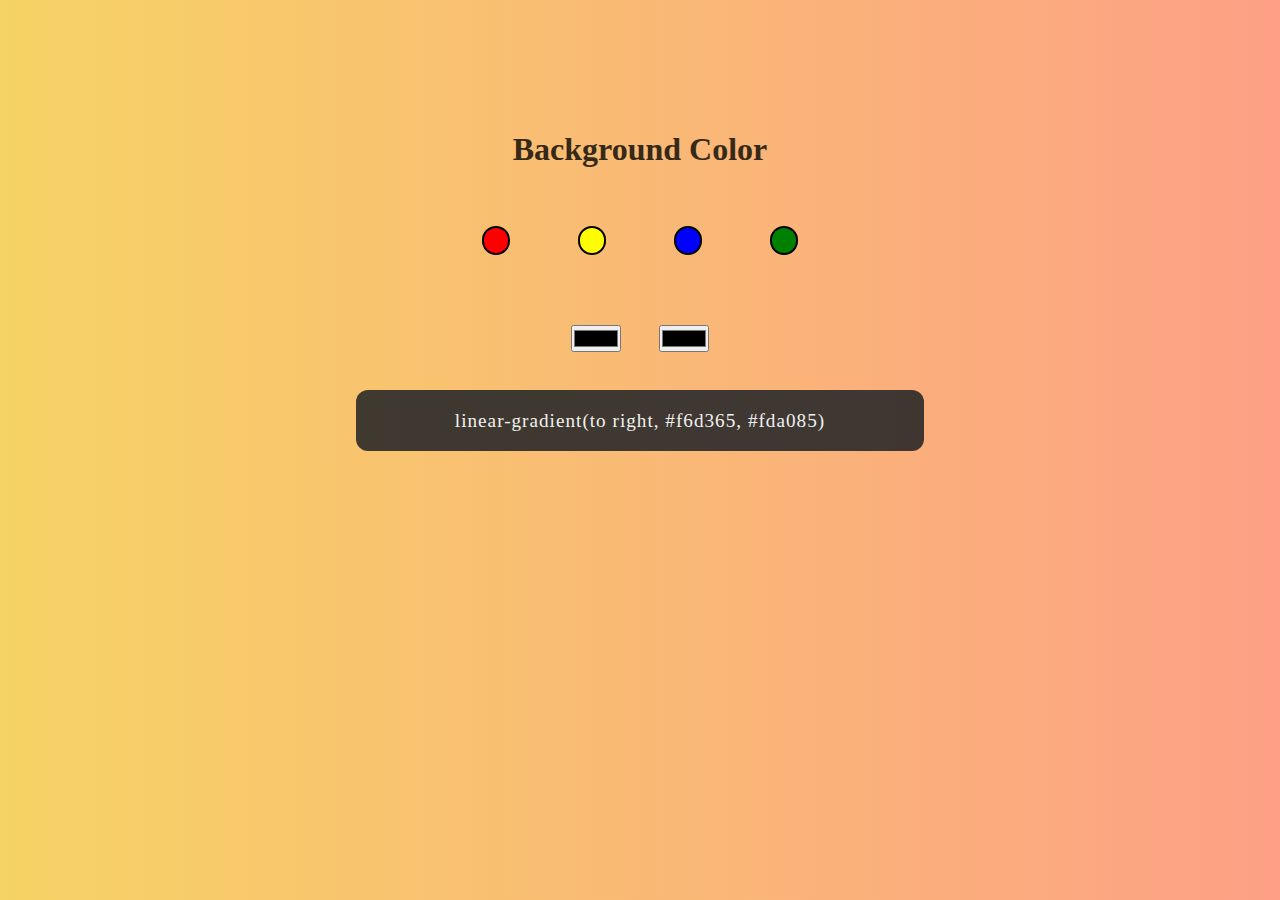
<file: bg-color/index.html>
<!DOCTYPE html>
<html lang="en">
  <head>
    <meta charset="UTF-8" />
    <meta http-equiv="X-UA-Compatible" content="IE=edge" />
    <meta name="viewport" content="width=device-width, initial-scale=1.0" />
    <link rel="stylesheet" href="style.css" />
    <title>Background Color</title>
  </head>
  <body>
    <main>
      <div class="container">
        <h1 class="title">Background Color</h1>
        <div class="btns">
          <button class="btn red" value="red"></button>
          <button class="btn yellow" value="yellow"></button>
          <button class="btn blue" value="blue"></button>
          <button class="btn green" value="green"></button>
        </div>
        <div class="inputs">
          <input type="color" class="first-color" />
          <input type="color" class="second-color" />
        </div>
        <p class="code">
          linear-gradient(to right, <span class="first-color-code">#f6d365</span>,
          <span class="second-color-code"> #fda085</span>)
        </p>
      </div>
    </main>
    <script src="./script.js"></script>
  </body>
</html>
</file>
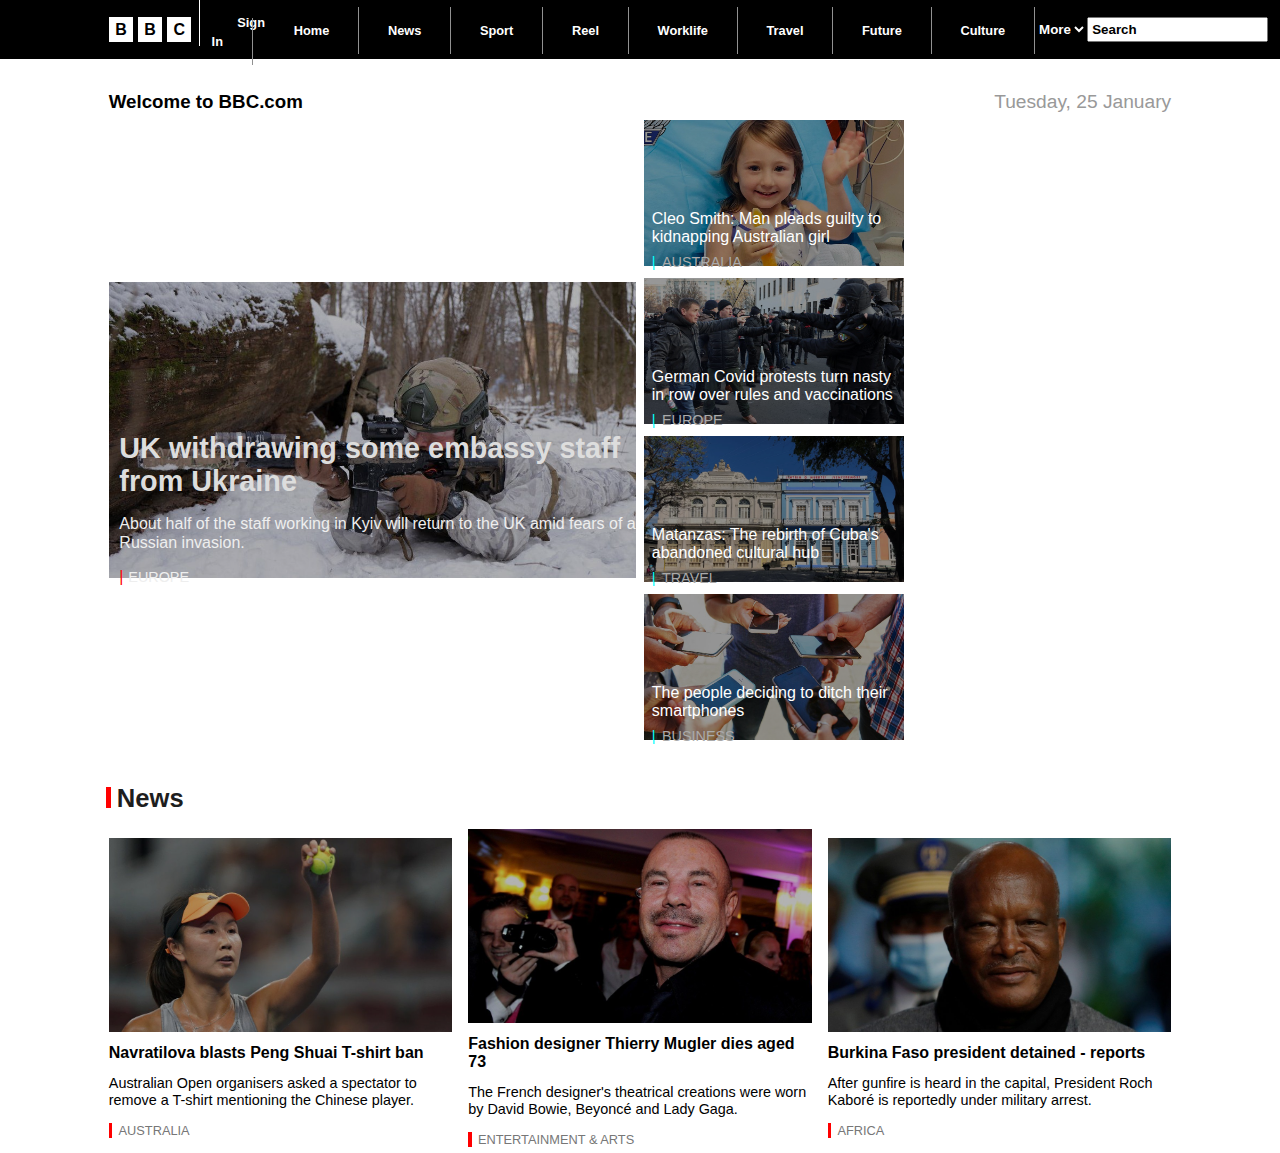
<file: hw-BBC/index.html>
<!DOCTYPE html>
<html lang="en">
  <head>
    <meta charset="UTF-8" />
    <meta http-equiv="X-UA-Compatible" content="IE=edge" />
    <meta name="viewport" content="width=device-width, initial-scale=1.0" />
    <link
      rel="stylesheet"
      href="https://cdnjs.cloudflare.com/ajax/libs/font-awesome/6.0.0-beta3/css/all.min.css"
      integrity="sha512-Fo3rlrZj/k7ujTnHg4CGR2D7kSs0v4LLanw2qksYuRlEzO+tcaEPQogQ0KaoGN26/zrn20ImR1DfuLWnOo7aBA=="
      crossorigin="anonymous"
      referrerpolicy="no-referrer"
    />
    <link rel="stylesheet" href="./style.css" />
    <title>BBC | Website</title>
  </head>
  <body>
    <header>
      <nav>
        <ul class="nav-list">
          <li class="logo">
            <span class="logo-letter">B</span>
            <span class="logo-letter">B</span>
            <span class="logo-letter">C</span>
          </li>
          <li>
            <a href="" class="nav-link first-nav">
              <i class="fas fa-user-circle"></i> Sign In</a
            >
          </li>
          <li><a href="" class="nav-link">Home</a></li>
          <li><a href="" class="nav-link">News</a></li>
          <li><a href="" class="nav-link">Sport</a></li>
          <li><a href="" class="nav-link">Reel</a></li>
          <li><a href="" class="nav-link">Worklife</a></li>
          <li><a href="" class="nav-link">Travel</a></li>
          <li><a href="" class="nav-link">Future</a></li>
          <li><a href="" class="nav-link">Culture</a></li>
          <select class="select-input">
            <option selected value="More">More</option>
          </select>
          <div class="search">
            <input type="text" placeholder="Search" class="search-input" />
            <i class="fas fa-search"></i>
          </div>
        </ul>
      </nav>
    </header>

    <main class="container">
      <section id="hero" class="hero-section">
        <div class="hero-header">
          <h3>Welcome to BBC.com</h3>
          <p class="bbc-date">Tuesday, 25 January</p>
        </div>
        <div class="hero-content">
          <div class="main-news">
            <img src="./img/main-news.jpg" />
            <div class="main-news-details">
              <h2 class="main-title">UK withdrawing some embassy staff from Ukraine</h2>
              <p class="main-details">
                About half of the staff working in Kyiv will return to the UK amid fears of a
                Russian invasion.
              </p>
              <p class="main-cat">Europe</p>
            </div>
          </div>
          <div class="secondary-news">
            <div class="secondary-card">
              <img src="./img/secondary-1.jpg" alt="" />
              <div class="secondary-details">
                <p class="secondary-title">
                  Cleo Smith: Man pleads guilty to kidnapping Australian girl
                </p>
                <p class="secondary-cat">Australia</p>
              </div>
            </div>
            <div class="secondary-card">
              <img src="img/secondary-2.jpg" alt="" />
              <div class="secondary-details">
                <p class="secondary-title">
                  German Covid protests turn nasty in row over rules and vaccinations
                </p>
                <p class="secondary-cat">Europe</p>
              </div>
            </div>
            <div class="secondary-card">
              <img src="img/secondary-3.webp" alt="" />
              <div class="secondary-details">
                <p class="secondary-title">
                  Matanzas: The rebirth of Cuba's abandoned cultural hub
                </p>
                <p class="secondary-cat">Travel</p>
              </div>
            </div>
            <div class="secondary-card">
              <img src="img/secondary-4.jpg" alt="" />
              <div class="secondary-details">
                <p class="secondary-title">The people deciding to ditch their smartphones</p>
                <p class="secondary-cat">Business</p>
              </div>
            </div>
          </div>
        </div>
      </section>

      <p class="seperator">News</p>
      <section id="news-section" class="news-section">
        <div class="news-card">
          <img src="./img/news-1.jpg" alt="" />
          <p class="news-title">Navratilova blasts Peng Shuai T-shirt ban</p>
          <p class="news-details">
            Australian Open organisers asked a spectator to remove a T-shirt mentioning the
            Chinese player.
          </p>
          <p class="news-cat">Australia</p>
        </div>
        <div class="news-card">
          <img src="./img/news-2.jpg" alt="" />
          <p class="news-title">Fashion designer Thierry Mugler dies aged 73</p>
          <p class="news-details">
            The French designer's theatrical creations were worn by David Bowie, Beyoncé and
            Lady Gaga.
          </p>
          <p class="news-cat">ENTERTAINMENT & ARTS</p>
        </div>
        <div class="news-card">
          <img src="./img/news-3.jpg" alt="" />
          <p class="news-title">Burkina Faso president detained - reports</p>
          <p class="news-details">
            After gunfire is heard in the capital, President Roch Kaboré is reportedly under
            military arrest.
          </p>
          <p class="news-cat">Africa</p>
        </div>
      </section>
    </main>
  </body>
</html>
</file>
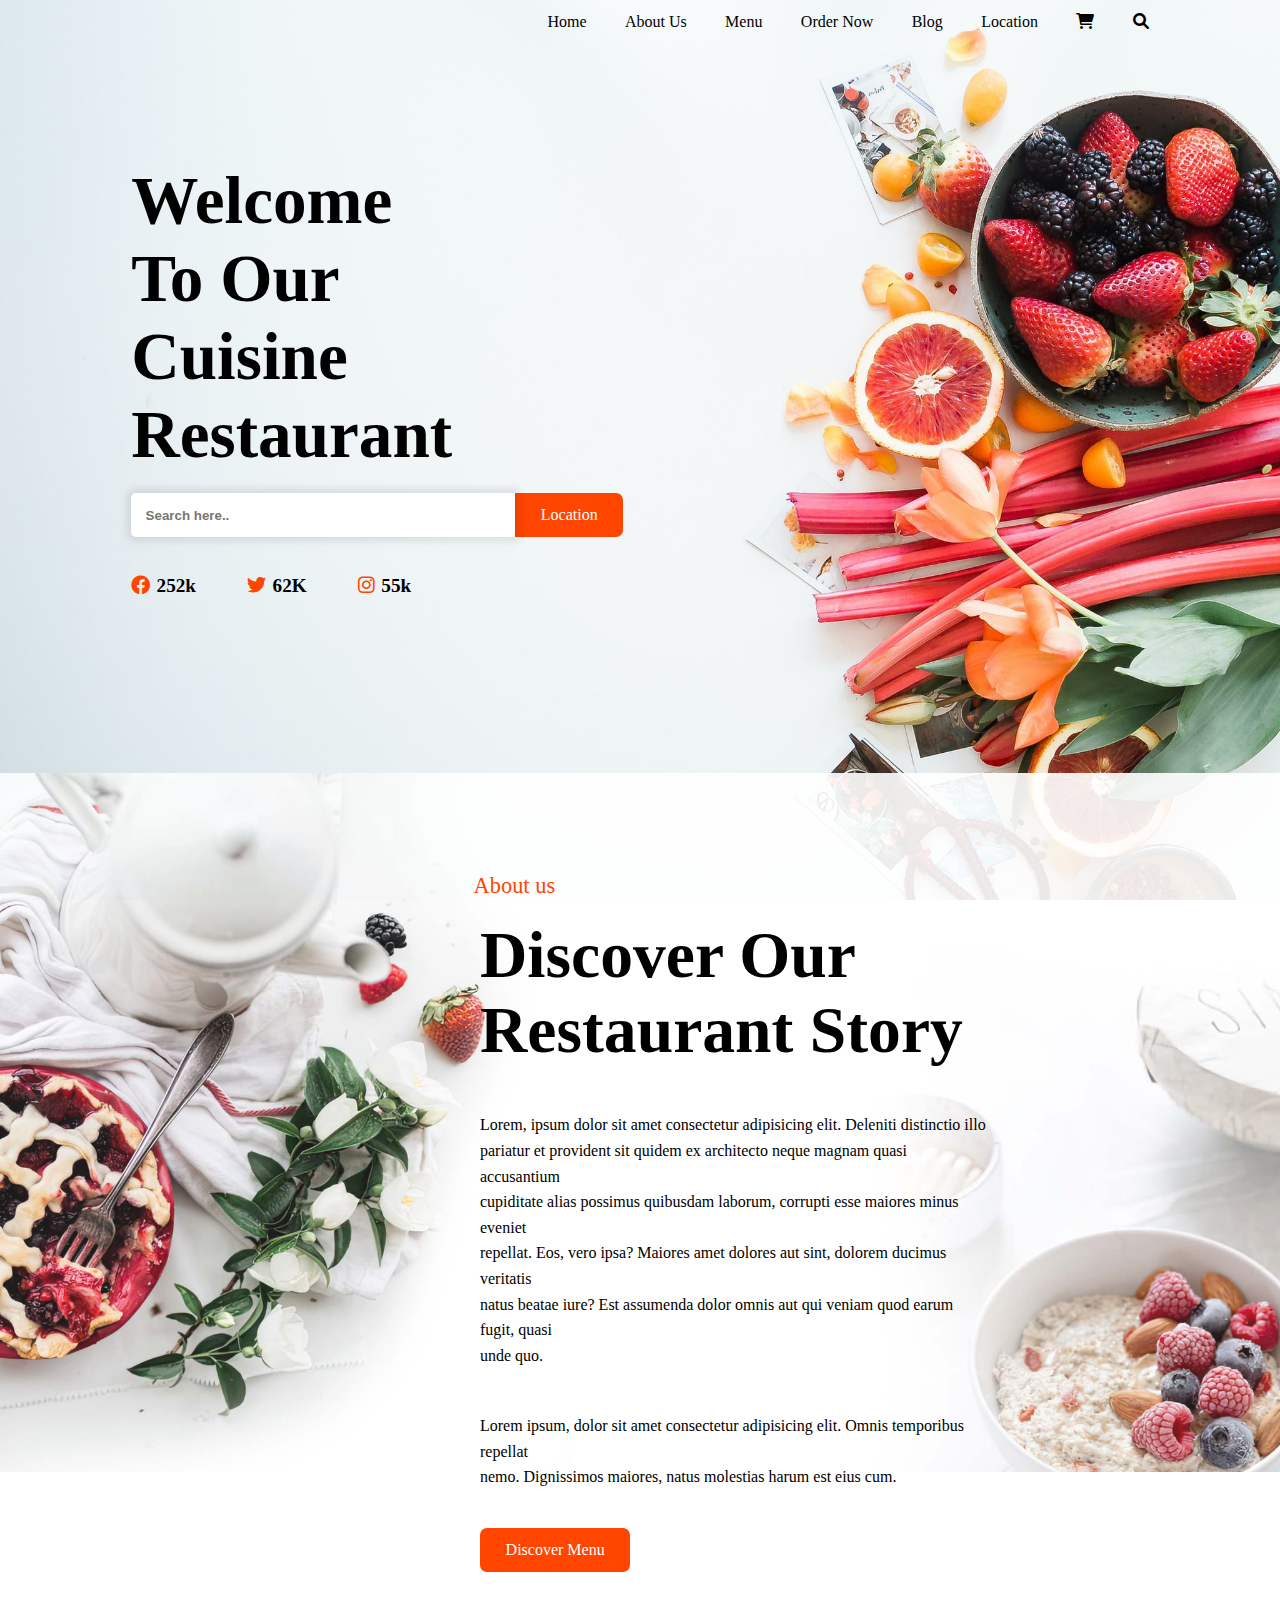
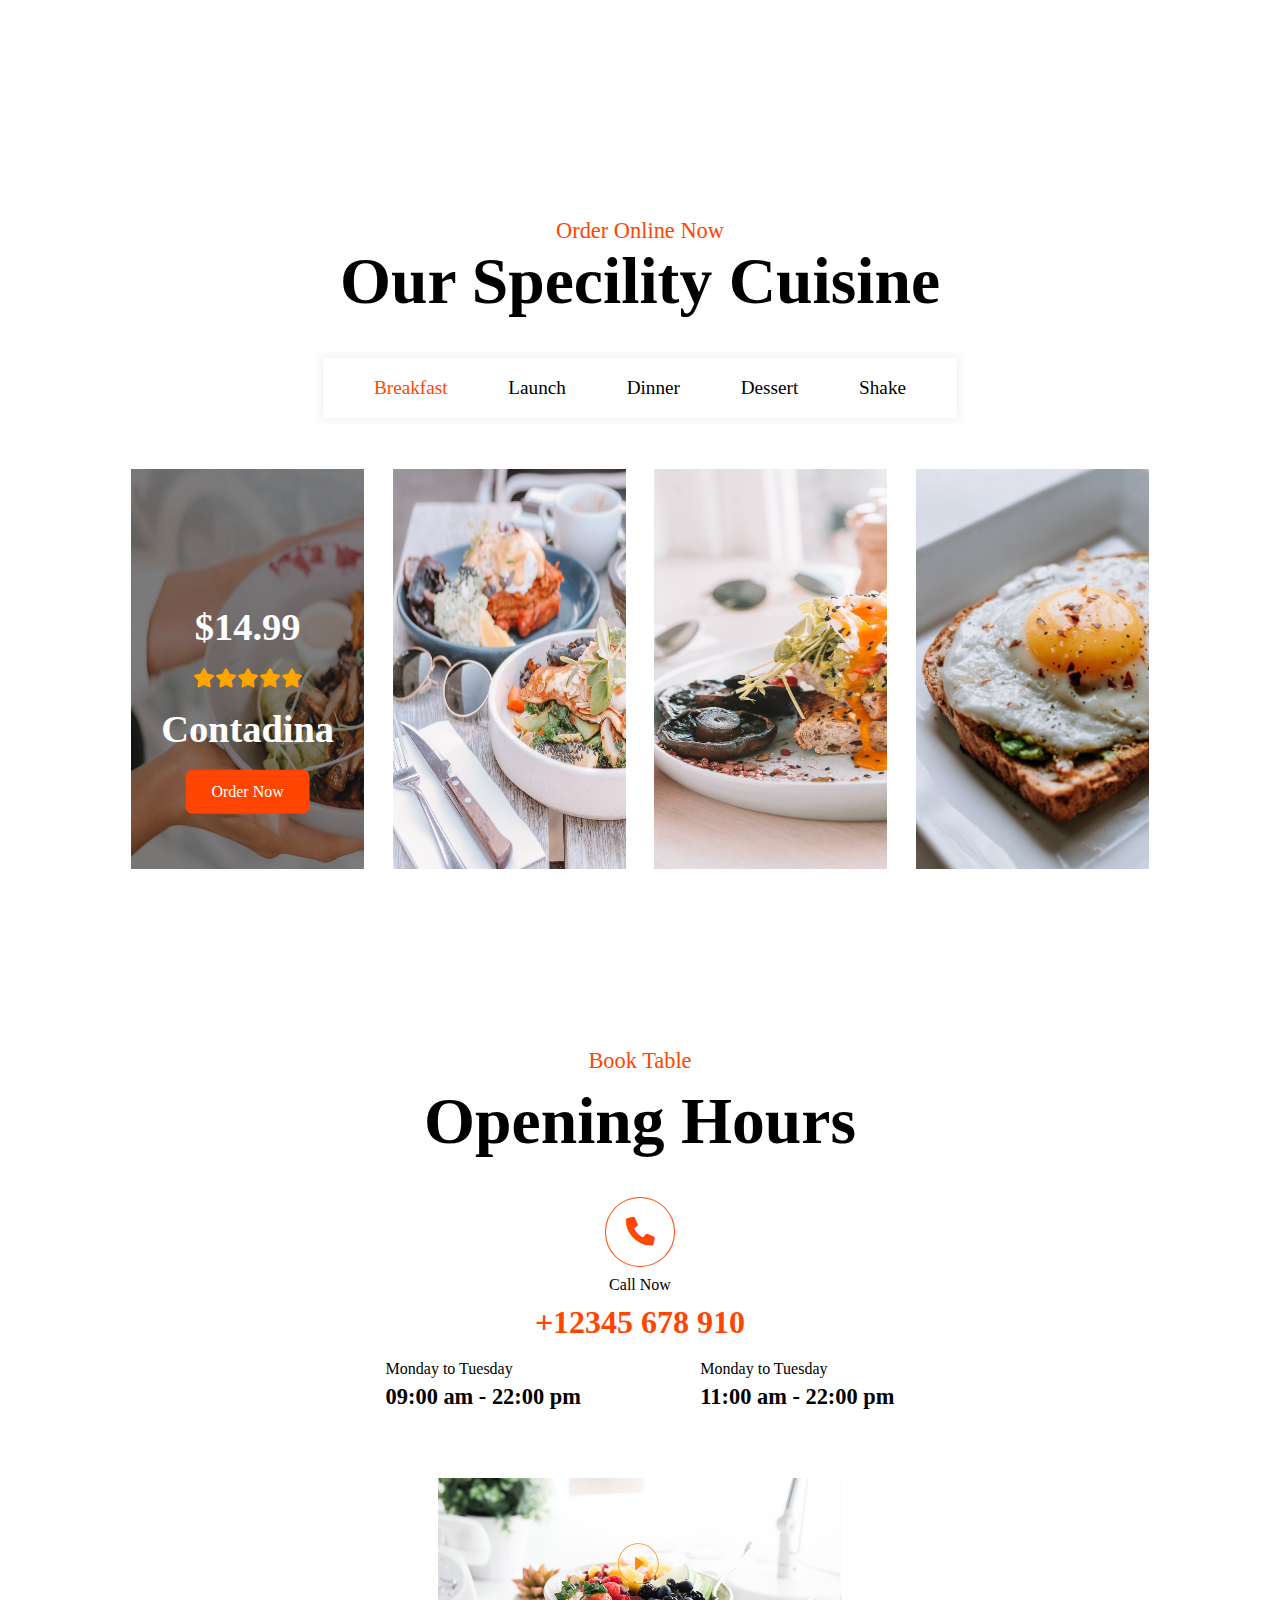
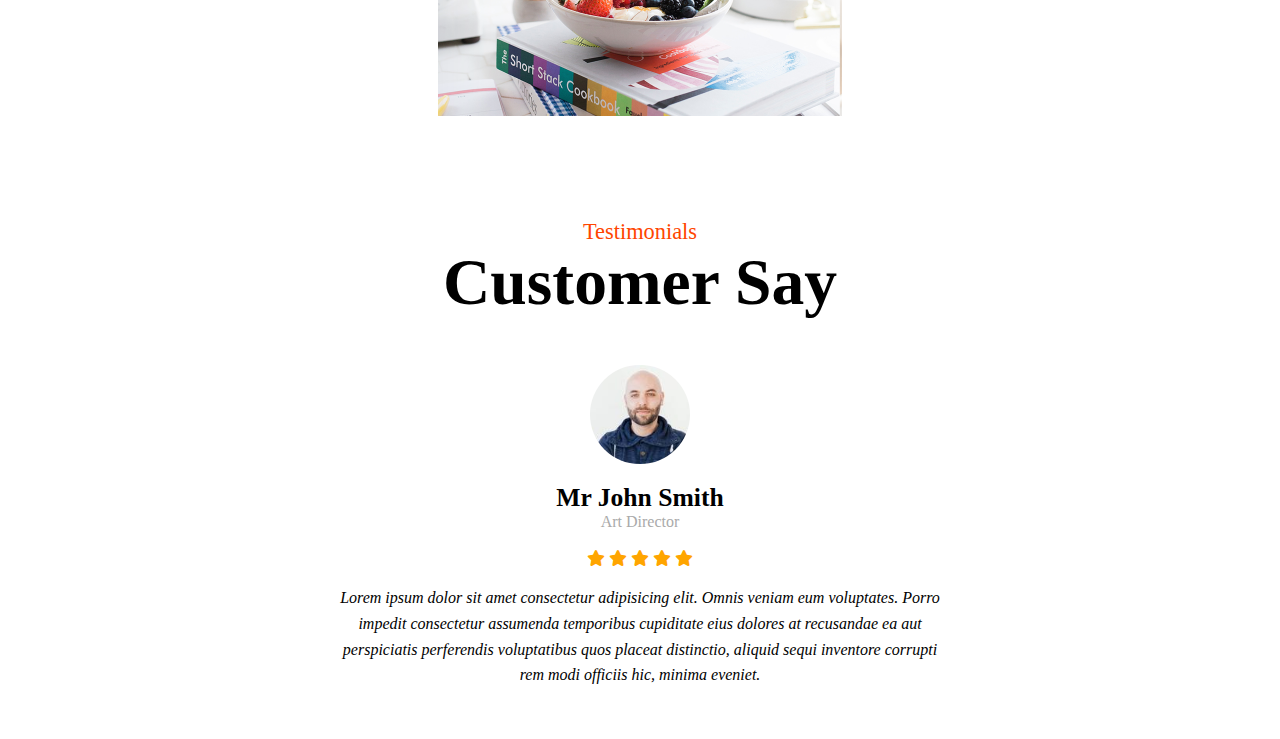
<file: hw-cusinie-restaurant/index.html>
<!DOCTYPE html>
<html lang="en">
  <head>
    <meta charset="UTF-8" />
    <meta http-equiv="X-UA-Compatible" content="IE=edge" />
    <meta name="viewport" content="width=device-width, initial-scale=1.0" />

    <link
      rel="stylesheet"
      href="https://cdnjs.cloudflare.com/ajax/libs/font-awesome/6.0.0/css/all.min.css"
      integrity="sha512-9usAa10IRO0HhonpyAIVpjrylPvoDwiPUiKdWk5t3PyolY1cOd4DSE0Ga+ri4AuTroPR5aQvXU9xC6qOPnzFeg=="
      crossorigin="anonymous"
      referrerpolicy="no-referrer"
    />
    <link rel="stylesheet" href="style.css" />
    <title>Document</title>
  </head>
  <body>
    <div class="container">
      <div class="hero-section">
        <div class="background-img">
          <img src="./img/banner.jfif" alt="" />
        </div>
        <header>
          <nav>
            <ul class="nav-list">
              <li class="nav-link">Home</li>
              <li class="nav-link">About Us</li>
              <li class="nav-link">Menu</li>
              <li class="nav-link">Order Now</li>
              <li class="nav-link">Blog</li>
              <li class="nav-link">Location</li>

              <li class="nav-link"><i class="fas fa-shopping-cart"></i></li>
              <li class="nav-link"><i class="fas fa-search"></i></li>
            </ul>
          </nav>
        </header>

        <section class="hero">
          <p class="hero-title">
            Welcome <br />
            To Our Cuisine Restaurant
          </p>
          <form action="" class="form-control">
            <input type="text" class="location-input" placeholder="Search here.." />
            <a href="" class="location-btn">Location </a>
          </form>
          <div class="social-status">
            <div class="status-part"><i class="fab fa-facebook"></i> <span>252k</span></div>
            <div class="status-part"><i class="fab fa-twitter"></i> <span>62K</span></div>
            <div class="status-part"><i class="fab fa-instagram"></i> <span>55k</span></div>
          </div>
        </section>
      </div>

      <section class="about-us">
        <div class="about-us-images">
          <img src="./img/story-1.jfif" alt="" />
        </div>
        <div class="about-us-section">
          <p class="section-name">About us</p>
          <p class="section-title">Discover Our Restaurant Story</p>
          <p class="about-desc">
            Lorem, ipsum dolor sit amet consectetur adipisicing elit. Deleniti distinctio illo
            pariatur et provident sit quidem ex architecto neque magnam quasi accusantium
            cupiditate alias possimus quibusdam laborum, corrupti esse maiores minus eveniet
            repellat. Eos, vero ipsa? Maiores amet dolores aut sint, dolorem ducimus veritatis
            natus beatae iure? Est assumenda dolor omnis aut qui veniam quod earum fugit, quasi
            unde quo.
          </p>
          <p class="about-desc">
            Lorem ipsum, dolor sit amet consectetur adipisicing elit. Omnis temporibus repellat
            nemo. Dignissimos maiores, natus molestias harum est eius cum.
          </p>

          <a href="" class="location-btn">Discover Menu</a>
        </div>
      </section>

      <section class="menu">
        <p class="section-name">Order Online Now</p>
        <p class="section-title">Our Specility Cuisine</p>
        <ul class="menu-types">
          <li class="menu-type active">Breakfast</li>
          <li class="menu-type">Launch</li>
          <li class="menu-type">Dinner</li>
          <li class="menu-type">Dessert</li>
          <li class="menu-type">Shake</li>
        </ul>
        <div class="menu-cards">
          <div class="menu-card">
            <div class="menu-card-img">
              <img src="./img/menu-1.jfif" alt="" />
            </div>
            <div class="menu-card-details">
              <p class="meal-price">$14.99</p>
              <div class="meal-rating">
                <i class="fas fa-star"></i>
                <i class="fas fa-star"></i>
                <i class="fas fa-star"></i>
                <i class="fas fa-star"></i>
                <i class="fas fa-star"></i>
              </div>
              <p class="meal-name">Contadina</p>
              <a href="" class="location-btn">Order Now</a>
            </div>
          </div>

          <div class="menu-card">
            <div class="menu-card-img">
              <img src="./img/menu-2.jfif" alt="" />
            </div>
            <div class="menu-card-details">
              <p class="meal-price">$14.99</p>
              <div class="meal-rating">
                <i class="fas fa-star"></i>
                <i class="fas fa-star"></i>
                <i class="fas fa-star"></i>
                <i class="fas fa-star"></i>
                <i class="fas fa-star"></i>
              </div>
              <p class="meal-name">Dontadina</p>
              <a href="" class="location-btn">Order Now</a>
            </div>
          </div>

          <div class="menu-card">
            <div class="menu-card-img">
              <img src="./img/menu-3.jfif" alt="" />
            </div>
            <div class="menu-card-details">
              <p class="meal-price">$14.99</p>
              <div class="meal-rating">
                <i class="fas fa-star"></i>
                <i class="fas fa-star"></i>
                <i class="fas fa-star"></i>
                <i class="fas fa-star"></i>
                <i class="fas fa-star"></i>
              </div>
              <p class="meal-name">Dontadina</p>
              <a href="" class="location-btn">Order Now</a>
            </div>
          </div>

          <div class="menu-card">
            <div class="menu-card-img">
              <img src="./img/menu-4.jfif" alt="" />
            </div>
            <div class="menu-card-details">
              <p class="meal-price">$14.99</p>
              <div class="meal-rating">
                <i class="fas fa-star"></i>
                <i class="fas fa-star"></i>
                <i class="fas fa-star"></i>
                <i class="fas fa-star"></i>
                <i class="fas fa-star"></i>
              </div>
              <p class="meal-name">Dontadina</p>
              <a href="" class="location-btn">Order Now</a>
            </div>
          </div>
        </div>
      </section>

      <section class="contact-us">
        <div class="section-header">
          <p class="section-name">Book Table</p>
          <p class="section-title">Opening Hours</p>
          <i class="fas fa-phone"></i>
          <p>Call Now</p>
          <p class="phone-num">+12345 678 910</p>
        </div>

        <div class="opening-hours">
          <div class="days">
            <p>Monday to Tuesday</p>
            <p>09:00 am - 22:00 pm</p>
          </div>
          <div class="days">
            <p>Monday to Tuesday</p>
            <p>11:00 am - 22:00 pm</p>
          </div>
        </div>

        <div class="section-image">
          <img src="./img/contact.png" alt="" />
        </div>
      </section>

      <div class="testimonial">
        <p class="section-name">Testimonials</p>
        <p class="section-title">Customer Say</p>

        <div class="testimonial-details">
          <img src="./img//testimonial.jpg" alt="" class="testimonial-author" />
          <p class="customer-name">Mr John Smith</p>
          <p class="customer-position">Art Director</p>
          <div class="customer-rating">
            <i class="fas fa-star"></i>
            <i class="fas fa-star"></i>
            <i class="fas fa-star"></i>
            <i class="fas fa-star"></i>
            <i class="fas fa-star"></i>
          </div>
          <p class="customer-comment">
            Lorem ipsum dolor sit amet consectetur adipisicing elit. Omnis veniam eum
            voluptates. Porro impedit consectetur assumenda temporibus cupiditate eius dolores
            at recusandae ea aut perspiciatis perferendis voluptatibus quos placeat distinctio,
            aliquid sequi inventore corrupti rem modi officiis hic, minima eveniet.
          </p>
        </div>
      </div>
    </div>
  </body>
</html>
</file>
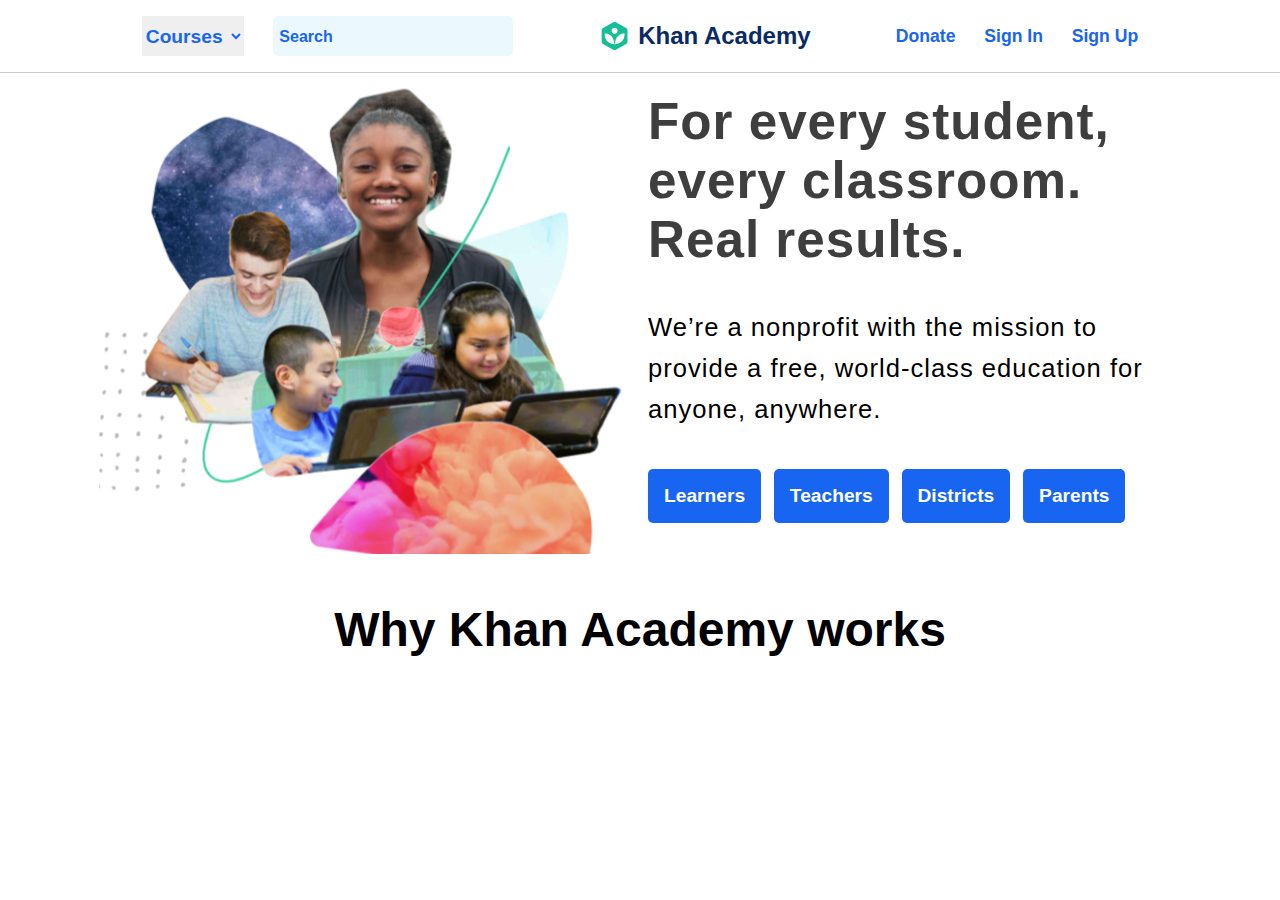
<file: hw-khan-academy/index.html>
<!DOCTYPE html>
<html lang="en">
  <head>
    <meta charset="UTF-8" />
    <meta http-equiv="X-UA-Compatible" content="IE=edge" />
    <meta name="viewport" content="width=device-width, initial-scale=1.0" />
    <title>Khan Academy</title>
    <link rel="preconnect" href="https://fonts.googleapis.com" />
    <link rel="preconnect" href="https://fonts.gstatic.com" crossorigin />
    <link
      href="https://fonts.googleapis.com/css2?family=Source+Serif+Pro:wght@300;400;600;700&display=swap"
      rel="stylesheet"
    />
    <link
      rel="stylesheet"
      href="https://cdnjs.cloudflare.com/ajax/libs/font-awesome/6.0.0-beta3/css/all.min.css"
      integrity="sha512-Fo3rlrZj/k7ujTnHg4CGR2D7kSs0v4LLanw2qksYuRlEzO+tcaEPQogQ0KaoGN26/zrn20ImR1DfuLWnOo7aBA=="
      crossorigin="anonymous"
      referrerpolicy="no-referrer"
    />
    <link rel="stylesheet" href="./css/style.css" />
  </head>
  <body>
    <header>
      <nav class="nav-list">
        <div class="left-header">
          <select name="" id="">
            <option value="Home" selected>Courses</option>
            <option value="About"></option>
            <option value="Contact"></option>
          </select>
          <input type="text" placeholder="Search" />
          <i class="fa fa-search" aria-hidden="true"></i>
        </div>
        <div class="logo-header">
          <img src="./img/logo.png" alt="" />
          <h2>Khan Academy</h2>
        </div>
        <div class="right-header">
          <ul>
            <li><a href="#" class="nav-link">Donate</a></li>
            <li><a href="#" class="nav-link">Sign In</a></li>
            <li><a href="#" class="nav-link">Sign Up</a></li>
          </ul>
        </div>
      </nav>
    </header>
    <main>
      <section id="hero">
        <div class="hero-image">
          <img src="./img/hero.png" alt="" />
        </div>
        <div class="hero-details">
          <h1>For every student, <br />every classroom.<br />Real results.</h1>
          <p>
            We’re a nonprofit with the mission to provide a free, world-class education for
            anyone, anywhere.
          </p>
          <div class="hero-buttons">
            <button class="hero-btn">Learners</button>
            <button class="hero-btn">Teachers</button>
            <button class="hero-btn">Districts</button>
            <button class="hero-btn">Parents</button>
          </div>
        </div>
      </section>
      <section id="features">
        <h2>Why Khan Academy works</h2>
      </section>
    </main>
  </body>
</html>
</file>
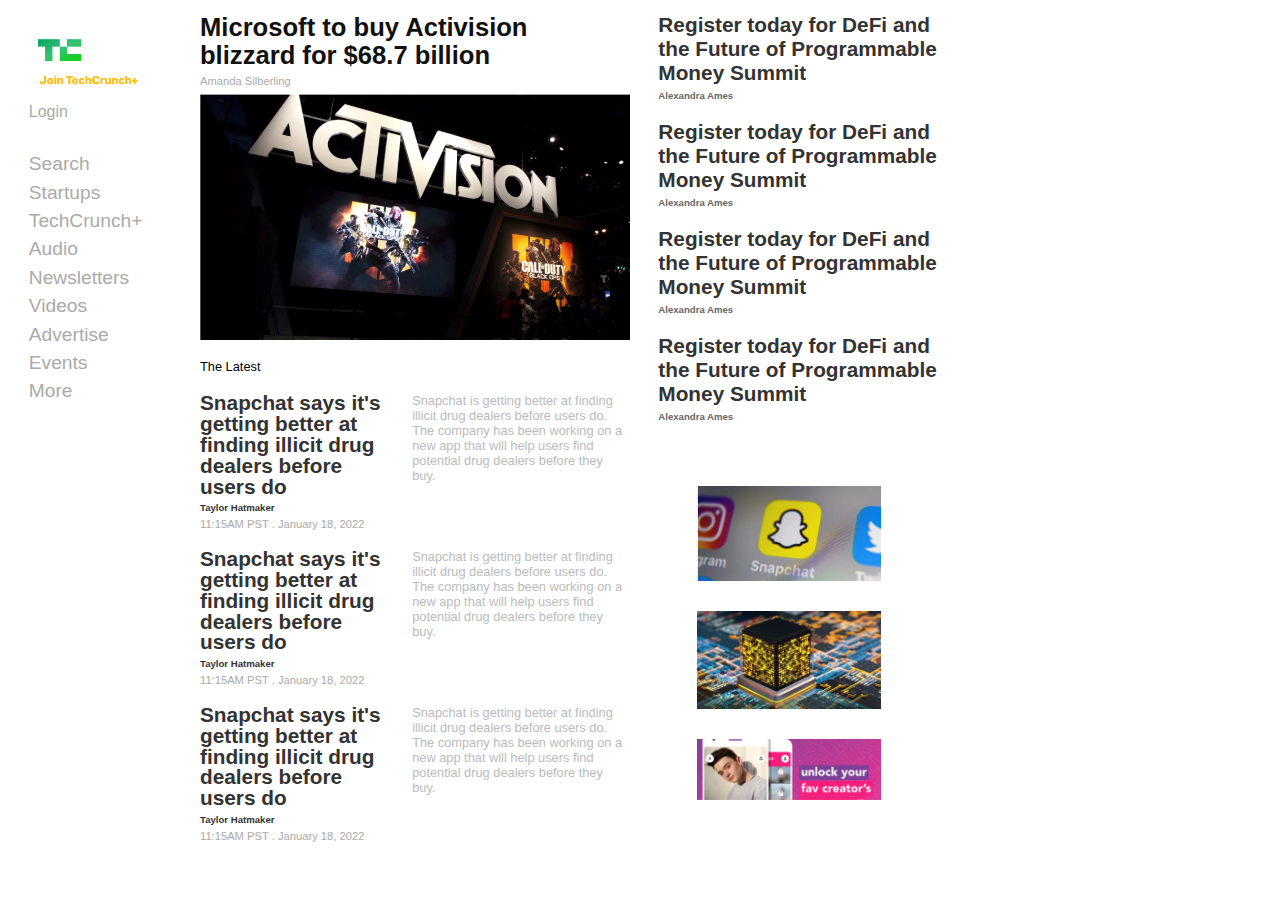
<file: hw-tech-crunch/index.html>
<!DOCTYPE html>
<html lang="en">
  <head>
    <meta charset="UTF-8" />
    <meta http-equiv="X-UA-Compatible" content="IE=edge" />
    <meta name="viewport" content="width=device-width, initial-scale=1.0" />
    <link rel="stylesheet" href="style.css" />
    <title>Tech Crunch</title>
  </head>
  <body>
    <main>
      <div class="container">
        <aside id="side-bar">
          <nav>
            <ul>
              <div class="nav-header">
                <img src="./img/logo.png" class="logo" />
                <li><a href="#" class="nav-link">Login</a></li>
              </div>
              <div class="nav-list">
                <li><a href="#" class="nav-link">Search</a></li>
                <li><a href="#" class="nav-link">Startups</a></li>
                <li><a href="#" class="nav-link">TechCrunch+</a></li>
                <li><a href="#" class="nav-link">Audio</a></li>
                <li><a href="#" class="nav-link">Newsletters</a></li>
                <li><a href="#" class="nav-link">Videos</a></li>
                <li><a href="#" class="nav-link">Advertise</a></li>
                <li><a href="#" class="nav-link">Events</a></li>
                <li><a href="#" class="nav-link">More</a></li>
              </div>
            </ul>
          </nav>
        </aside>
        <main>
          <section id="content">
            <article class="main-article">
              <h1>Microsoft to buy Activision blizzard for $68.7 billion</h1>
              <p class="author">Amanda Silberling</p>
              <img src="./img/main.png" class="main-img" />
            </article>
            <article class="latest-articles">
              <p class="sep">The Latest</p>
              <div class="article-card">
                <div class="article-heading">
                  <p class="article-title">
                    Snapchat says it's getting better at finding illicit drug dealers before
                    users do
                  </p>
                  <p class="article-author">Taylor Hatmaker</p>
                  <p class="article-date">11:15AM PST . January 18, 2022</p>
                </div>
                <div class="article-desc">
                  <p class="article-text">
                    Snapchat is getting better at finding illicit drug dealers before users do.
                    The company has been working on a new app that will help users find
                    potential drug dealers before they buy.
                  </p>
                </div>
              </div>
              <div class="article-card">
                <div class="article-heading">
                  <p class="article-title">
                    Snapchat says it's getting better at finding illicit drug dealers before
                    users do
                  </p>
                  <p class="article-author">Taylor Hatmaker</p>
                  <p class="article-date">11:15AM PST . January 18, 2022</p>
                </div>
                <div class="article-desc">
                  <p class="article-text">
                    Snapchat is getting better at finding illicit drug dealers before users do.
                    The company has been working on a new app that will help users find
                    potential drug dealers before they buy.
                  </p>
                </div>
              </div>
              <div class="article-card">
                <div class="article-heading">
                  <p class="article-title">
                    Snapchat says it's getting better at finding illicit drug dealers before
                    users do
                  </p>
                  <p class="article-author">Taylor Hatmaker</p>
                  <p class="article-date">11:15AM PST . January 18, 2022</p>
                </div>
                <div class="article-desc">
                  <p class="article-text">
                    Snapchat is getting better at finding illicit drug dealers before users do.
                    The company has been working on a new app that will help users find
                    potential drug dealers before they buy.
                  </p>
                </div>
              </div>
            </article>
          </section>
        </main>
        <aside id="right-side-bar">
          <div class="cards">
            <div class="link-card">
              <h3 class="link-title">
                Register today for DeFi and the Future of Programmable Money Summit
              </h3>
              <p class="link-author">Alexandra Ames</p>
            </div>
            <div class="link-card">
              <h3 class="link-title">
                Register today for DeFi and the Future of Programmable Money Summit
              </h3>
              <p class="link-author">Alexandra Ames</p>
            </div>
            <div class="link-card">
              <h3 class="link-title">
                Register today for DeFi and the Future of Programmable Money Summit
              </h3>
              <p class="link-author">Alexandra Ames</p>
            </div>
            <div class="link-card">
              <h3 class="link-title">
                Register today for DeFi and the Future of Programmable Money Summit
              </h3>
              <p class="link-author">Alexandra Ames</p>
            </div>
          </div>
          <div class="ads">
            <img src="./img/ad1.png" class="advertise" />
            <img src="./img/ad2.png" class="advertise" />
            <img src="./img/ad3.png" class="advertise" />
          </div>
        </aside>
      </div>
    </main>
  </body>
</html>
</file>
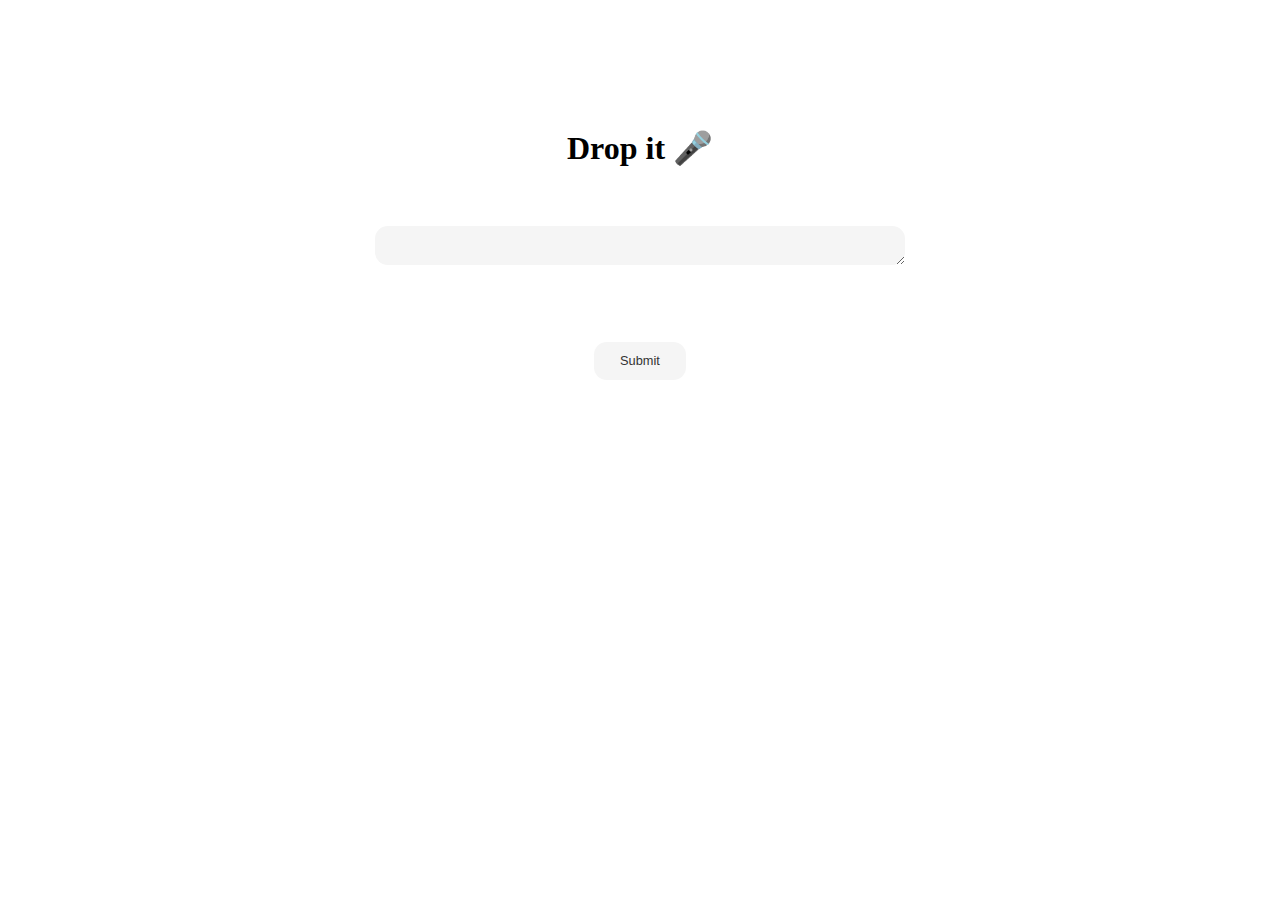
<file: name-yeller/index.html>
<!DOCTYPE html>
<html lang="en">
  <head>
    <meta charset="UTF-8" />
    <meta http-equiv="X-UA-Compatible" content="IE=edge" />
    <meta name="viewport" content="width=device-width, initial-scale=1.0" />
    <title>Name yeller</title>
    <style>
      .container {
        width: 100%;
        height: 100%;
        display: flex;
        flex-direction: column;
        justify-content: center;
        align-items: center;
        padding-top: 6.2rem;
        gap: 2.4rem;
      }

      .row {
        display: flex;
        flex-direction: column;
        justify-content: center;
        align-items: center;
        gap: 2.4rem;
      }

      .row .form-control {
        height: 2.4rem;
        border-radius: 0.8rem;
        border: none;
        background-color: #f5f5f5;
        font-size: 1.6rem;
        font-weight: 500;
        color: #333;
        padding: 0 1.6rem;
      }

      .btn {
        height: 2.4rem;
        border-radius: 0.8rem;
        border: none;
        background-color: #f5f5f5;
        font-size: 0.8rem;
        font-weight: 500;
        color: #333;
        padding: 0 1.6rem;
        cursor: pointer;
      }

      .result {
        font-size: 1.6rem;
        font-weight: 500;
        color: #333;
        animation: mutate 0.8s ease-in-out infinite alternate both 2s;
      }

      @keyframes mutate {
        0% {
          transform: translateY(0);
        }
        50% {
          transform: translateY(2.4rem) scale(1.4) rotate(360deg);
          color: red;
        }
        100% {
          transform: translateY(0);
        }
      }
    </style>
  </head>
  <body>
    <div class="container">
      <div class="row">
        <h1 for="f-name">Drop it 🎤</h1>
        <textarea name="first-name" id="" cols="30" rows="10" class="form-control"></textarea>
      </div>
      <source src="./beat.mp3" type="audio/mpeg" />

      <button class="btn">Submit</button>
    </div>
    <script src="./script.js"></script>
  </body>
</html>
</file>
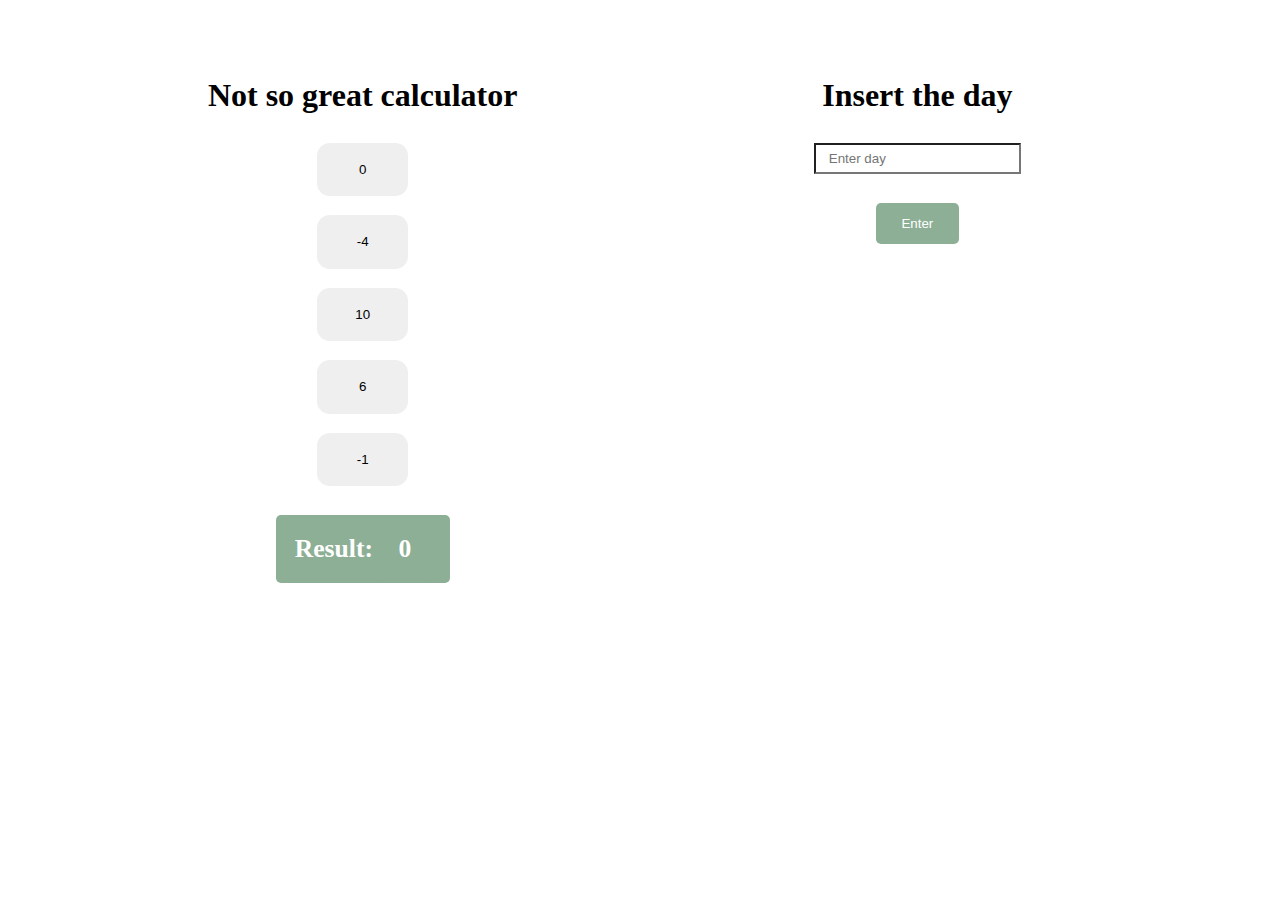
<file: simple-calc-and-weekday/index.html>
<!DOCTYPE html>
<html lang="en">
  <head>
    <meta charset="UTF-8" />
    <meta http-equiv="X-UA-Compatible" content="IE=edge" />
    <meta name="viewport" content="width=device-width, initial-scale=1.0" />
    <link rel="stylesheet" href="style.css" />
    <title>Not so great calculator</title>
  </head>
  <body>
    <div class="container">
      <h1 class="title">Not so great calculator</h1>
      <div class="btns">
        <button class="btn">0</button>
        <button class="btn">-4</button>
        <button class="btn">10</button>
        <button class="btn">6</button>
        <button class="btn">-1</button>
      </div>
      <span>Result: <span class="result">0</span></span>
    </div>

    <div class="container insert-day-container">
      <h1 class="title">Insert the day</h1>
      <input type="text" class="day-input" placeholder="Enter day" />
      <button class="day-btn">Enter</button>
    </div>

    <script src="./script.js"></script>
  </body>
</html>
</file>
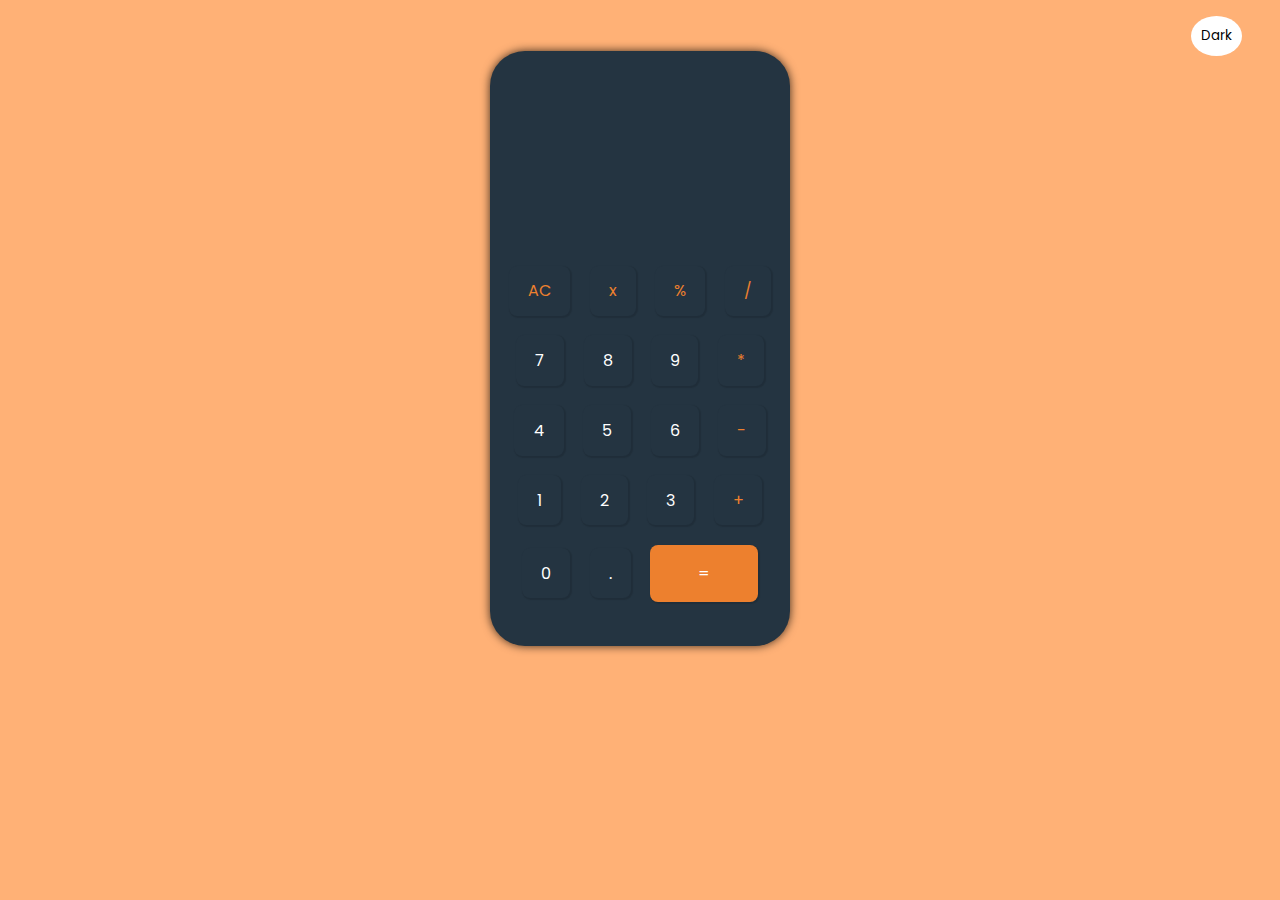
<file: so-great-calculator/index.html>
<!DOCTYPE html>
<html lang="en">
  <head>
    <meta charset="UTF-8" />
    <meta http-equiv="X-UA-Compatible" content="IE=edge" />
    <meta name="viewport" content="width=device-width, initial-scale=1.0" />
    <link rel="stylesheet" href="./css/styles.css" />
    <link rel="preconnect" href="https://fonts.googleapis.com" />
    <link rel="preconnect" href="https://fonts.gstatic.com" crossorigin />
    <link
      href="https://fonts.googleapis.com/css2?family=Open+Sans:wght@300;400;500;600&family=Poppins:wght@300;400;600&display=swap"
      rel="stylesheet"
    />
    <title>Calculator</title>
  </head>
  <body>
    <header>
      <button class="toggle-mode"></button>
    </header>
    <main class="container">
      <section class="calculator">
        <div class="calculator-header">
          <div class="input-display"></div>
          <div class="input-all"></div>
        </div>
        <div class="calculator-buttons">
          <div class="button-row">
            <button class="btn btn-ar clear">AC</button>
            <button class="btn btn-ar clear">x</button>
            <button class="btn btn-ar" value="%">%</button>
            <button class="btn btn-ar" value="/">/</button>
          </div>
          <div class="button-row">
            <button class="btn btn-v" value="7">7</button>
            <button class="btn btn-v" value="8">8</button>
            <button class="btn btn-v" value="9">9</button>
            <button class="btn btn-ar" value="*">*</button>
          </div>
          <div class="button-row">
            <button class="btn btn-v" value="4">4</button>
            <button class="btn btn-v" value="5">5</button>
            <button class="btn btn-v" value="6">6</button>
            <button class="btn btn-ar" value="-">-</button>
          </div>
          <div class="button-row">
            <button class="btn btn-v" value="1">1</button>
            <button class="btn btn-v" value="2">2</button>
            <button class="btn btn-v" value="3">3</button>
            <button class="btn btn-ar" value="+">+</button>
          </div>
          <div class="button-row">
            <button class="btn btn-v" value="0">0</button>
            <button class="btn btn-v" value=".">.</button>
            <button class="btn btn-eq" value="=">=</button>
          </div>
        </div>
      </section>
    </main>
    <script src="./js/script.js"></script>
  </body>
</html>
</file>
<file: bg-color/style.css>
* {
  padding: 0;
  margin: 0;
  box-sizing: border-box;
}

body {
  transition: all 0.3s ease-in-out;
  background-image: linear-gradient(to right, #f6d365 0%, #fda085 100%);
}

.container {
  width: 80%;
  margin: auto;
  display: flex;
  flex-direction: column;
  justify-content: center;
  align-items: center;
  gap: 1.2rem;
  margin-top: 8.2rem;
}

.btns {
  display: flex;
  gap: 4.2rem;
}

.title {
  color: rgb(54, 41, 24);
}

.btn {
  width: 1.8rem;
  height: 1.8rem;
  border-radius: 50%;
  border: 2px rgb(0, 0, 0) solid;
  outline: none;
  margin-top: 2.4rem;
  cursor: pointer;
  transition: all 0.3s ease-in-out;
}

.btn.red {
  background-color: red;
}

.btn.yellow {
  background-color: yellow;
}

.btn.blue {
  background-color: blue;
}

.btn.green {
  background-color: green;
}

.btn:hover {
  transform: translateY(-4px);
}

.inputs {
  margin-top: 3.2rem;
  display: flex;
  gap: 2.4rem;
}

.inputs input {
  cursor: pointer;
  transition: all 0.3s ease-in-out;
}

.inputs input:hover {
  box-shadow: 0 0 0.2rem rgb(129, 129, 129);
  width: 6.2rem;
}

.code {
  background-color: rgb(43, 42, 42);
  padding: 1.2rem 6.2rem;
  border-radius: 12px;
  font-size: 1.2rem;
  opacity: 0.9;
  cursor: pointer;
}

.code {
  margin-top: 1.2rem;
  color: aliceblue;
  letter-spacing: 1px;
}

.copied {
  color: rgb(0, 0, 0);
  font-size: 1.2rem;
  opacity: 0.9;
  letter-spacing: 1px;
  padding: 0.8rem;
  background-color: white;
  border-radius: 5px;
  animation: disappear 0.5s ease-in-out forwards;
}

@keyframes disappear {
  0% {
    opacity: 1;
  }
  100% {
    opacity: 0;
  }
}

@media screen and (max-width: 769px) {
  html {
    font-size: 62.5%;
  }
}

@media screen and (max-width: 421px) {
  html {
    font-size: 50%;
  }
}
</file>
<file: hw-BBC/style.css>
* {
  padding: 0;
  margin: 0;
  box-sizing: border-box;
  font-family: 'Arial';
}

header {
  background: #000;
  color: #fff;
  padding: 0.6rem 6.8rem;
  text-align: center;
}

.nav-list {
  display: flex;
  list-style-type: none;
  justify-content: space-between;
  align-items: center;
}

.nav-link {
  text-decoration: none;
  color: white;
  padding: 1rem 1.8rem;
  border-right: rgb(145, 145, 145) 1px solid;
  font-size: 0.8rem;
  font-weight: 600;
  outline: none;
}

.fa-user-circle {
  margin-right: 0.5rem;
  font-size: 1.2rem;
}

.first-nav {
  border-left: rgb(255, 255, 255) 1px solid;
}

.select-input {
  width: 120px;
  border: none;
  outline: none;
  color: #fff;
  background-color: black;
  cursor: pointer;
  font-weight: 600;
}

.search-input {
  height: 25px;
}

.search-input::before {
  content: '\f002';
  font-family: 'Font Awesome 5 Free';
  font-size: 1.2rem;
  color: #fff;
  position: absolute;
  top: 0;
  left: 0;
  padding: 1rem 1rem;
}

.search-input::placeholder {
  color: #000;
  font-weight: bold;
  padding: 0 0.2rem;
}
.fa-search {
  position: absolute;
  right: 7.5%;
  top: 2%;
  z-index: 1;
  color: #1e1e1e;
}

/* 
.nav-link::after {
  content: '|';
  margin: 0 0.5rem;
  width: 100%;
} */

.logo {
  display: flex;
  align-items: center;
  gap: 0.3rem;
  padding-right: 0.5rem;
}
.logo-letter {
  background-color: white;
  color: black;
  padding: 0.2rem 0.4rem;
  font-weight: 700;
}

.container {
  padding: 0 6.8rem;
}

.hero-section {
  display: flex;
  flex-direction: column;
  margin-top: 2rem;
}

.hero-header {
  display: flex;
  justify-content: space-between;
}

.bbc-date {
  color: #999;
  font-size: 1.2rem;
}

.hero-content {
  margin-top: 0.4rem;
  display: flex;
  gap: 0.5rem;
  justify-content: center;
  align-items: center;
}

.main-news {
  width: 50%;
  position: relative;
}

.main-news img {
  width: 100%;
  filter: brightness(0.7);
}

.main-news-details {
  position: absolute;
  display: flex;
  flex-direction: column;
  top: 50%;
  gap: 1rem;
  left: 2%;
}

.main-title {
  color: #ddd;
  font-size: 1.8rem;
}

.main-details {
  color: #eee;
  line-height: 1.2;
}

.main-cat {
  color: #eee;
  font-size: 0.9rem;
  text-transform: uppercase;
}

.main-cat::before {
  content: '|';
  color: red;
  margin-right: 0.3rem;
  font-size: 1rem;
}

.secondary-news {
  display: flex;
  flex-wrap: wrap;
  gap: 0.5rem;
  width: 50%;
}

.secondary-card {
  width: 49.3%;
  position: relative;
}

.secondary-card img {
  width: 100%;
  filter: brightness(0.6);
}

.secondary-details {
  position: absolute;
  top: 60%;
  left: 3%;
}

.secondary-title {
  color: #fff;
  padding-right: 0.5rem;
}

.secondary-cat {
  color: #aaa;
  padding: 0.5rem 0;
  font-size: 0.9rem;

  text-transform: uppercase;
}

.secondary-cat::before {
  content: '|';
  color: aqua;
  margin-right: 0.4rem;
}

.seperator {
  font-size: 1.6rem;
  font-weight: 600;
  margin-top: 2.4rem;
  color: #1e1e1e;
  line-height: 1.2;
  margin-left: 0.5rem;
  position: relative;
}

.seperator::before {
  content: '|';
  color: red;
  background-color: red;
  position: absolute;
  left: -1%;
  top: 15%;
  font-size: 1.1rem;
}

.news-section {
  margin-top: 1rem;
  display: flex;
  justify-content: center;
  align-items: center;
  gap: 1rem;
}

.news-card {
  width: 33%;
  display: flex;
  flex-direction: column;
  gap: 0.4rem;
}

.news-card img {
  width: 100%;
  filter: brightness(0.7);
}

.news-title {
  font-weight: 600;
  margin-top: 0.4rem;
}

.news-details {
  font-size: 0.9rem;
  margin-top: 0.4rem;
  line-height: 1.2;
}

.news-cat {
  text-transform: uppercase;
  font-size: 0.8rem;
  margin: 0.4rem 0;
  color: #777;
}

.news-cat::before {
  content: '|';
  color: red;
  background-color: red;
  margin-right: 0.4rem;
}

/* Put upward shadow on image  */
img::after {
  content: '';
  position: absolute;
  top: 0;
  left: 0;
  width: 100%;
  height: 100%;
  background-color: rgba(0, 0, 0, 0.5);
}

img:hover {
  filter: brightness(0.8);
  cursor: pointer;
}
</file>
<file: hw-cusinie-restaurant/style.css>
* {
  padding: 0;
  margin: 0;
  box-sizing: border-box;
}

.container {
  padding: 0.8rem 8.2rem 0 8.2rem;
}

.background-img {
  width: 100%;
  height: 100%;
  position: absolute;
  top: 0;
  left: 0;
  transform: scaleX(-1);
  z-index: -1;
  overflow: hidden;
}

.background-img img {
  width: 100%;
  object-fit: cover;
  animation: reveal 2s ease-in-out;
}

@keyframes reveal {
  0% {
    clip-path: inset(0% 0 100% 0);
  }
  100% {
    clip-path: inset(0 0 0 0);
  }
}
.nav-list {
  display: flex;
  justify-content: flex-end;
  align-items: center;
  gap: 2.4rem;
  list-style-type: none;
}

.nav-link {
  font-size: 1rem;
}

.hero {
  display: flex;
  flex-direction: column;
  gap: 1.2rem;
  align-items: flex-start;
  width: 80%;
  margin-top: 8.2rem;
  padding-bottom: 11rem;
}

.hero-title {
  font-size: 4.2rem;
  font-weight: 600;
  width: 50%;
  animation: slideAndReveal 1.5s ease-in-out;
}

@keyframes slideAndReveal {
  0% {
    opacity: 0;
    transform: translateX(-100%);
  }
  100% {
    opacity: 1;
    transform: translateX(0);
  }
}

.form-control {
  display: flex;
  align-items: flex-start;
  animation: slideAndReveal 1.5s ease-in-out;
}

.form-control .location-input {
  width: 24rem;
  font-weight: 600;
  padding: 0.9rem;
  border: none;
  outline: none;
  border-top-left-radius: 5px;
  border-bottom-left-radius: 5px;
  position: relative;
  box-shadow: 0 0rem 0.5rem 0.2rem rgba(0, 0, 0, 0.1);
}
.location-btn {
  background-color: orangered;
  color: white;
  border: none;
  outline: none;
  padding: 0.8rem 1.6rem;
  border-top-right-radius: 7px;
  border-bottom-right-radius: 7px;
  text-decoration: none;
}

.social-status {
  display: flex;
  gap: 3.2rem;
  margin-top: 1.2rem;
  animation: slideAndReveal 1.5s ease-in-out;
}

.status-part {
  display: flex;
  gap: 0.4rem;
}

.status-part i {
  font-size: 1.2rem;
  color: orangered;
}

.status-part span {
  font-size: 1.2rem;
  font-weight: 600;
}

.about-us-images {
  width: 100%;
  display: flex;
  position: absolute;
  left: 0;
  z-index: -1;
  overflow: hidden;
  height: 130vh;
}

.about-us-images img {
  width: 100%;
  position: absolute;
  opacity: 0.9;
  object-fit: cover;
}

.about-us-section {
  display: flex;
  flex-direction: column;
  width: 50%;
  gap: 1.2rem;
  margin: 0 auto;
  padding-top: 6.2rem;
  padding-bottom: 7.2rem;
  border-radius: 10px;
  margin-right: 10rem;
}

.section-name {
  color: orangered;
  font-size: 1.4rem;
}

.about-us-section .section-name {
  margin-left: -0.4rem;
}

.section-title {
  font-size: 4.1rem;
  font-weight: 600;
}

.about-desc {
  line-height: 1.6;
  white-space: pre-line;
}

.about-us-section .location-btn {
  align-self: flex-start;
  margin-top: 1.2rem;
  border-radius: 7px;
}

.menu {
  display: flex;
  flex-direction: column;
  justify-content: center;
  align-items: center;
  margin-top: 8.2rem;
}

.menu .menu-types {
  display: flex;
  align-items: center;
  list-style-type: none;
  gap: 3.8rem;
  font-size: 1.2rem;
  margin-top: 2.4rem;
  box-shadow: 0 0rem 0.5rem 0.2rem rgba(0, 0, 0, 0.05);
  padding: 1.2rem 3.2rem;
}

.menu-types .active {
  color: orangered;
}

.menu-cards {
  width: 100%;
  display: flex;
  justify-content: space-between;
  align-items: flex-start;
  margin-top: 3.2rem;
  gap: 1.8rem;
}

.menu-card {
  display: flex;
  flex-direction: column;
  width: 100%;
  overflow: hidden;
  position: relative;
}

.menu-card-img {
  width: 100%;
  height: 30rem;
}

.menu-card-img img {
  height: 25rem;
  width: 25rem;
  transition: all 0.5s ease-in-out;
  cursor: pointer;
}

.menu-card:hover img {
  filter: brightness(0.5);
}

.menu-card:first-child img {
  filter: brightness(0.5);
}

.menu-card-details {
  position: absolute;
  top: 50%;
  left: 50%;
  transform: translate(-50%, -50%);
  display: flex;
  flex-direction: column;
  gap: 1.2rem;
  justify-content: center;
  align-items: center;
  opacity: 0;
  visibility: hidden;
  transition: all 0.5s ease-in-out;
}

.menu-card:hover .menu-card-details {
  opacity: 1;
  visibility: visible;
}

.menu-card:first-child .menu-card-details {
  opacity: 1;
  visibility: visible;
}

.meal-price {
  font-size: 2.4rem;
  font-weight: 600;
  color: #fff;
}

.meal-rating {
  display: flex;
  align-items: center;
  font-size: 1.2rem;
  color: orange;
}

.meal-name {
  font-size: 2.4rem;
  font-weight: 600;
  color: #fff;
}

.menu-card-details .location-btn {
  border-radius: 7px;
}

.contact-us {
  display: flex;
  flex-direction: column;
  justify-content: center;
  align-items: center;
  margin-top: 6.2rem;
}

.section-header {
  display: flex;
  flex-direction: column;
  justify-content: center;
  align-items: center;
  gap: 0.6rem;
}

.section-header i {
  margin-top: 1.8rem;
  color: orangered;
  font-size: 1.8rem;
  padding: 1.2rem;
  border: orangered solid 1px;
  border-radius: 50%;
}

.section-image {
  margin-top: 4.2rem;
  max-width: 100%;
  justify-content: center;
}

.section-image img {
  max-width: 100%;
}

.phone-num {
  font-size: 2rem;
  font-weight: 600;
  color: orangered;
}

.opening-hours {
  width: 50%;
  margin-top: 1.2rem;
  display: flex;
  justify-content: space-between;
}

.days p:last-child {
  margin-top: 0.4rem;
  font-size: 1.4rem;
  font-weight: 600;
}

.testimonial {
  display: flex;
  flex-direction: column;
  justify-content: center;
  align-items: center;
  margin-top: 6.2rem;
  padding-bottom: 3.2rem;
}

.testimonial img {
  width: 6.2rem;
  border-radius: 50%;
  margin-top: 2.8rem;
}

.testimonial-details {
  display: flex;
  flex-direction: column;
  justify-content: center;
  align-items: center;
  text-align: center;
  width: 60%;
}

.testimonial i {
  color: orange;
  margin: 1.2rem 0;
}

.customer-name {
  font-size: 1.6rem;
  font-weight: 600;
  margin-top: 1.2rem;
}

.customer-position {
  font-size: 1rem;
  color: #aaa;
}

.customer-comment {
  font-style: italic;
  line-height: 1.6;
}

@media screen and (max-width: 847px) {
  html {
    font-size: 62.5%;
  }

  .about-us-section {
    width: 60%;
  }
}

@media screen and (max-width: 769px) {
  html {
    font-size: 50%;
  }

  .about-us-section {
    width: 100%;
  }

  .about-us-section .section-title {
    font-size: 3.2rem;
  }
  .menu-cards {
    flex-wrap: wrap;
    align-items: center;
    justify-content: center;
  }

  .menu-card-img {
    align-self: center;
  }
}

@media screen and (max-width: 421px) {
  html {
    font-size: 30%;
  }

  .menu-cards {
    flex-wrap: wrap;
  }
}
</file>
<file: hw-khan-academy/css/style.css>
* {
  padding: 0;
  margin: 0;
  box-sizing: border-box;
  font-family: 'Source Sans Pro', sans-serif;
}

.nav-list {
  display: flex;
  justify-content: space-around;
  align-items: center;
  border-bottom: #ccc 1px solid;
  padding: 1rem 6.2rem;
  width: 100%;
  box-shadow: 10px 10px 20px 20px (0, 0, 0, 0.5);
}

.logo-header h2 {
  font-size: 1.5rem;
}

.logo-header {
  color: #0a2a66;
  display: flex;
  justify-content: center;
  align-items: center;
  gap: 0.5rem;
  flex-basis: 1;
}

.left-header {
  display: flex;
  gap: 1.8rem;
}

.left-header select {
  width: 6.4rem;
  font-size: 1.2rem;
  outline: none;
  border: none;
  color: #1865f2;
  font-weight: 600;
}

.left-header input {
  width: 15rem;
  height: 2.5rem;
  padding: 0.2rem 0.4rem 0 0.4rem;
  border: none;
  outline: none;
  background-color: hsl(199, 100%, 96%);
  border-radius: 5px;
}

.fa-search {
  position: absolute;
  left: 32.4rem;
  top: 1.6rem;
  font-size: 1.3rem;
  color: #9e9e9e;
}

input::placeholder {
  color: #1865f2;
  font-size: 1rem;
  font-weight: 600;
}

h2 {
  font-size: 1.2rem;
  font-weight: 600;
}

.right-header ul {
  display: flex;
  gap: 1.8rem;
  padding: 0.5rem 0;
}

.right-header ul li {
  list-style: none;
}

ul li a {
  text-decoration: none;
  color: #1865f2;
  font-size: 1.1rem;
  font-weight: 600;
}

#hero {
  width: 100%;
  padding: 0 6.2rem;
  display: flex;
  gap: 1rem;
}

.hero-image {
  width: 50%;
}

.hero-image img {
  width: 100%;
}

.hero-details {
  width: 50%;
  display: flex;
  flex-direction: column;
  justify-content: center;
  gap: 2.4rem;
  margin-bottom: 1rem;
}

.hero-details h1 {
  font-size: 3.2rem;
  color: #3e3e3e;
  letter-spacing: 1px;
}

.hero-details p {
  font-size: 1.6rem;
  font-weight: 300;
  line-height: 1.6;
  letter-spacing: 1px;
}

.hero-buttons {
  display: flex;
  align-items: center;
  gap: 0.8rem;
}

.hero-btn {
  color: white;
  background-color: #1865f2;
  padding: 1rem 1rem;
  border-radius: 5px;
  outline: none;
  border: none;
  font-size: 1.2rem;
  font-weight: 600;
}

#features {
  margin-top: 2.8rem;
  text-align: center;
}

#features h2 {
  font-size: 3rem;
}
</file>
<file: hw-tech-crunch/style.css>
* {
  padding: 0;
  margin: 0;
  box-sizing: border-box;
  font-family: 'Helvetica Neue', Helvetica, Arial, sans-serif;
}

.container {
  display: flex;
  gap: 1.8rem;
  padding-top: 0.8rem;
}

#side-bar {
  padding: 1.2rem 1.8rem;
}

ul {
  display: flex;
  flex-direction: column;
  gap: 1.2rem;
}

ul li {
  list-style: none;
  margin: 0.4rem 0;
}

.nav-link {
  text-decoration: none;
  font-size: 1.2rem;
  color: #aaa;
}

.nav-header .nav-link {
  font-size: 1rem;
}
.nav-header {
  display: flex;
  flex-direction: column;
}
.logo {
  width: 100%;
  align-self: flex-start;
}

#content {
  display: flex;
  flex-direction: column;
  gap: 1.2rem;
}

.main-article {
  display: flex;
  flex-direction: column;
  gap: 0.2rem;
}
.main-article h1 {
  font-size: 1.6rem;
  font-weight: 800;
  line-height: 1.1;
  color: #111;
}

.author {
  padding: 0.2rem 0;
  font-size: 0.7rem;
  color: #aaa;
}

.main-img {
  width: 100%;
}

.latest-articles {
  display: flex;
  flex-direction: column;
  gap: 1.2rem;
}

.sep {
  font-size: 0.8rem;
  color: #000;
}

.article-card {
  display: flex;
  gap: 1.8rem;
  justify-content: center;
}

.article-heading {
  flex-basis: 200%;

  display: flex;
  flex-direction: column;
  gap: 0.3rem;
}

.article-title {
  font-size: 1.3rem;
  line-height: 1;
  font-weight: bold;
  color: #333;
}

.article-author {
  font-size: 0.6rem;
  color: #333;
  font-weight: bold;
}

.article-date {
  font-size: 0.7rem;
  color: #aaa;
}

.article-text {
  font-size: 0.8rem;
  color: #bbb;
}

#right-side-bar {
  display: flex;
  flex-direction: column;
  gap: 3.2rem;
  margin-right: 4rem;
}

.link-card {
  display: flex;
  flex-direction: column;
  gap: 0.3rem;
  width: 50%;
}

.link-title {
  font-size: 1.3rem;
  font-weight: bold;
  color: #333;
}

.link-author {
  font-size: 0.6rem;
  color: #666;
  font-weight: bold;
}

.cards {
  display: flex;
  flex-direction: column;
  gap: 1.2rem;
}

.ads {
  width: 33%;
  margin-left: 2.4rem;
}
.advertise {
  width: 100%;
  padding: 0.8rem 0;
}
</file>
<file: simple-calc-and-weekday/style.css>
* {
  padding: 0;
  margin: 0;
  box-sizing: border-box;
}
body {
  display: flex;
  justify-content: space-evenly;
}
.container {
  width: 30%;
  display: flex;
  flex-direction: column;
  align-items: center;
  justify-content: flex-start;
  gap: 1.8rem;
  margin-top: 4.8rem;
}

.btns {
  display: flex;
  flex-direction: column;
  gap: 1.2rem;
}

.btn {
  padding: 1.2rem 2.4rem;
  border: none;
  border-radius: 0.8rem;
  cursor: pointer;
  transition: all 0.2s ease-in-out;
}

.btn:hover {
  background-color: #f5f5f5;
  box-shadow: 0 0.4rem 1.2rem rgba(0, 0, 0, 0.2);
}

.btn:active {
  transform: translateY(0.2rem);
  box-shadow: 0 0.2rem 0.4rem rgba(0, 0, 0, 0.2);
}

span {
  font-size: 1.6rem;
  font-weight: bold;
  color: #333;
  background-color: #8caf96;
  padding: 1.2rem;
  color: white;
  border-radius: 5px;
}

.day-input {
  background-color: #ffffff;
  padding: 0.4rem 0.8rem;
  width: auto;
}

.day-btn {
  background-color: #8caf96;
  color: white;
  border: none;
  border-radius: 5px;
  padding: 0.8rem 1.6rem;
  cursor: pointer;
  transition: all 0.2s ease-in-out;
}

.day-btn:hover {
  background-color: #f5f5f5;
  box-shadow: 0 0.4rem 1.2rem rgba(0, 0, 0, 0.2);
  color: black;
}

.day-btn:active {
  transform: translateY(0.2rem);
  box-shadow: 0 0.2rem 0.4rem rgba(0, 0, 0, 0.2);
}

.result-day {
  font-size: 1.6rem;
  font-weight: bold;
  color: #333;
  background-color: #009129;
  padding: 1.2rem;
  color: white;
  border-radius: 5px;
}

.result-day.invalid {
  background-color: #ff0000;
}
</file>
<file: so-great-calculator/css/styles.css>
* {
  padding: 0;
  margin: 0;
  box-sizing: border-box;
  font-family: 'Poppins', sans-serif;
}

:root {
  --main-color: #ffb176;
  --dark-color: #243441;
  --light-color: #fff;
  --shade: #ed802e;
}

body {
  background-color: var(--main-color);
}

.container {
  width: 100%;
  max-width: 1200px;
  margin: 0 auto;
}

.toggle-mode {
  position: absolute;
  top: 1rem;
  right: 2.4rem;
  padding: 10px;
  cursor: pointer;
  border: none;
  border-radius: 50%;
  background-color: #fff;
  transition: all 0.3s ease-in-out;
}

.toggle-mode:hover {
  background-color: var(--dark-color);
  color: white;
}

.calculator {
  margin: 0 auto;
  margin-top: 3.2rem;
  background-color: var(--dark-color);
  display: flex;
  width: 300px;
  flex-direction: column;
  align-items: center;
  justify-content: center;
  border-radius: 35px;
  padding-top: 4.8rem;
  padding-bottom: 1.8rem;
  box-shadow: 0px 0px 10px 0px rgba(0, 0, 0, 0.75);
}

.calculator.light {
  background-color: var(--light-color);
  color: var(--dark-color);
}

.input-display {
  margin-bottom: 1rem;
  color: white;
  font-size: 2.8rem;
  margin-left: 9.2rem;
  padding-right: 1.2rem;
  height: 3.8rem;
  font-size: normal;
  overflow: hidden;
  word-wrap: break-word;
  white-space: normal;
  direction: rtl;
}

.input-display.light {
  color: var(--dark-color);
}

.input-all {
  color: #aaa;
  margin: 1.2rem 0;
  margin-left: 9.2rem;
  padding-right: 1.2rem;
  height: 2.4rem;
}

.input-all.light {
  color: var(--dark-color);
}

.calculator-buttons {
  display: flex;
  flex-direction: column;
  align-items: center;
  justify-content: center;
  width: 100%;
  margin-bottom: 1rem;
  gap: 1.2rem;
  padding: 0 2rem;
}

.button-row {
  display: flex;
  flex-direction: row;
  justify-content: space-between;
  align-items: center;
  gap: 1.2rem;
}

.btn {
  width: 100%;
  border: 1px solid;
  border-radius: 8px;
  background-color: var(--dark-color);
  color: white;
  font-size: 1rem;
  font-weight: normal;
  cursor: pointer;
  transition: 0.3s;
  padding: 0.8rem 1.2rem;
  border: none;
  box-shadow: 1px 1px 1px 1px rgba(0, 0, 0, 0.12);
}

.btn.light {
  background-color: var(--light-color);
  color: var(--dark-color);
}

.btn-ar {
  color: var(--shade);
}

.btn-eq {
  background-color: var(--shade);
  padding: 1rem 3rem;
}

.btn:hover {
  background-color: var(--shade);
  color: white;
}

.btn-eq:hover {
  background-color: var(--dark-color);
  color: var(--shade);
}
</file>
